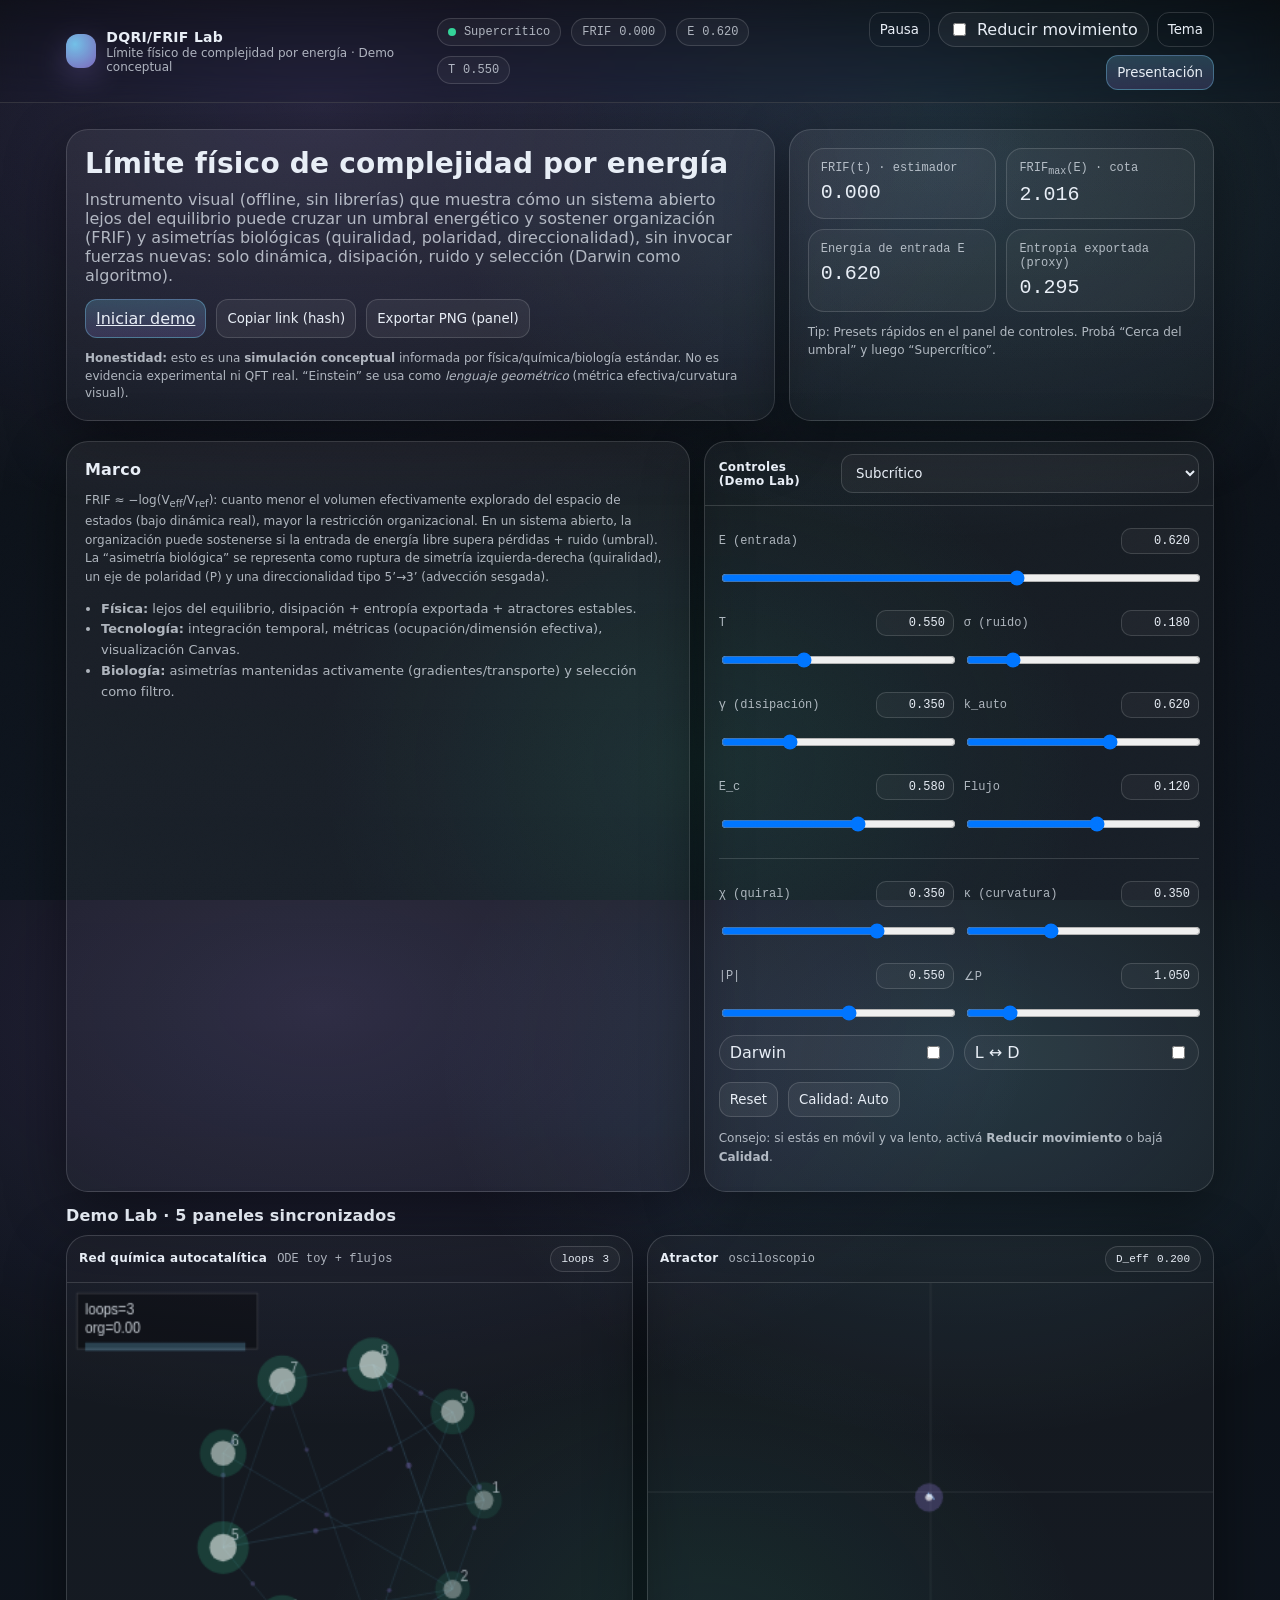
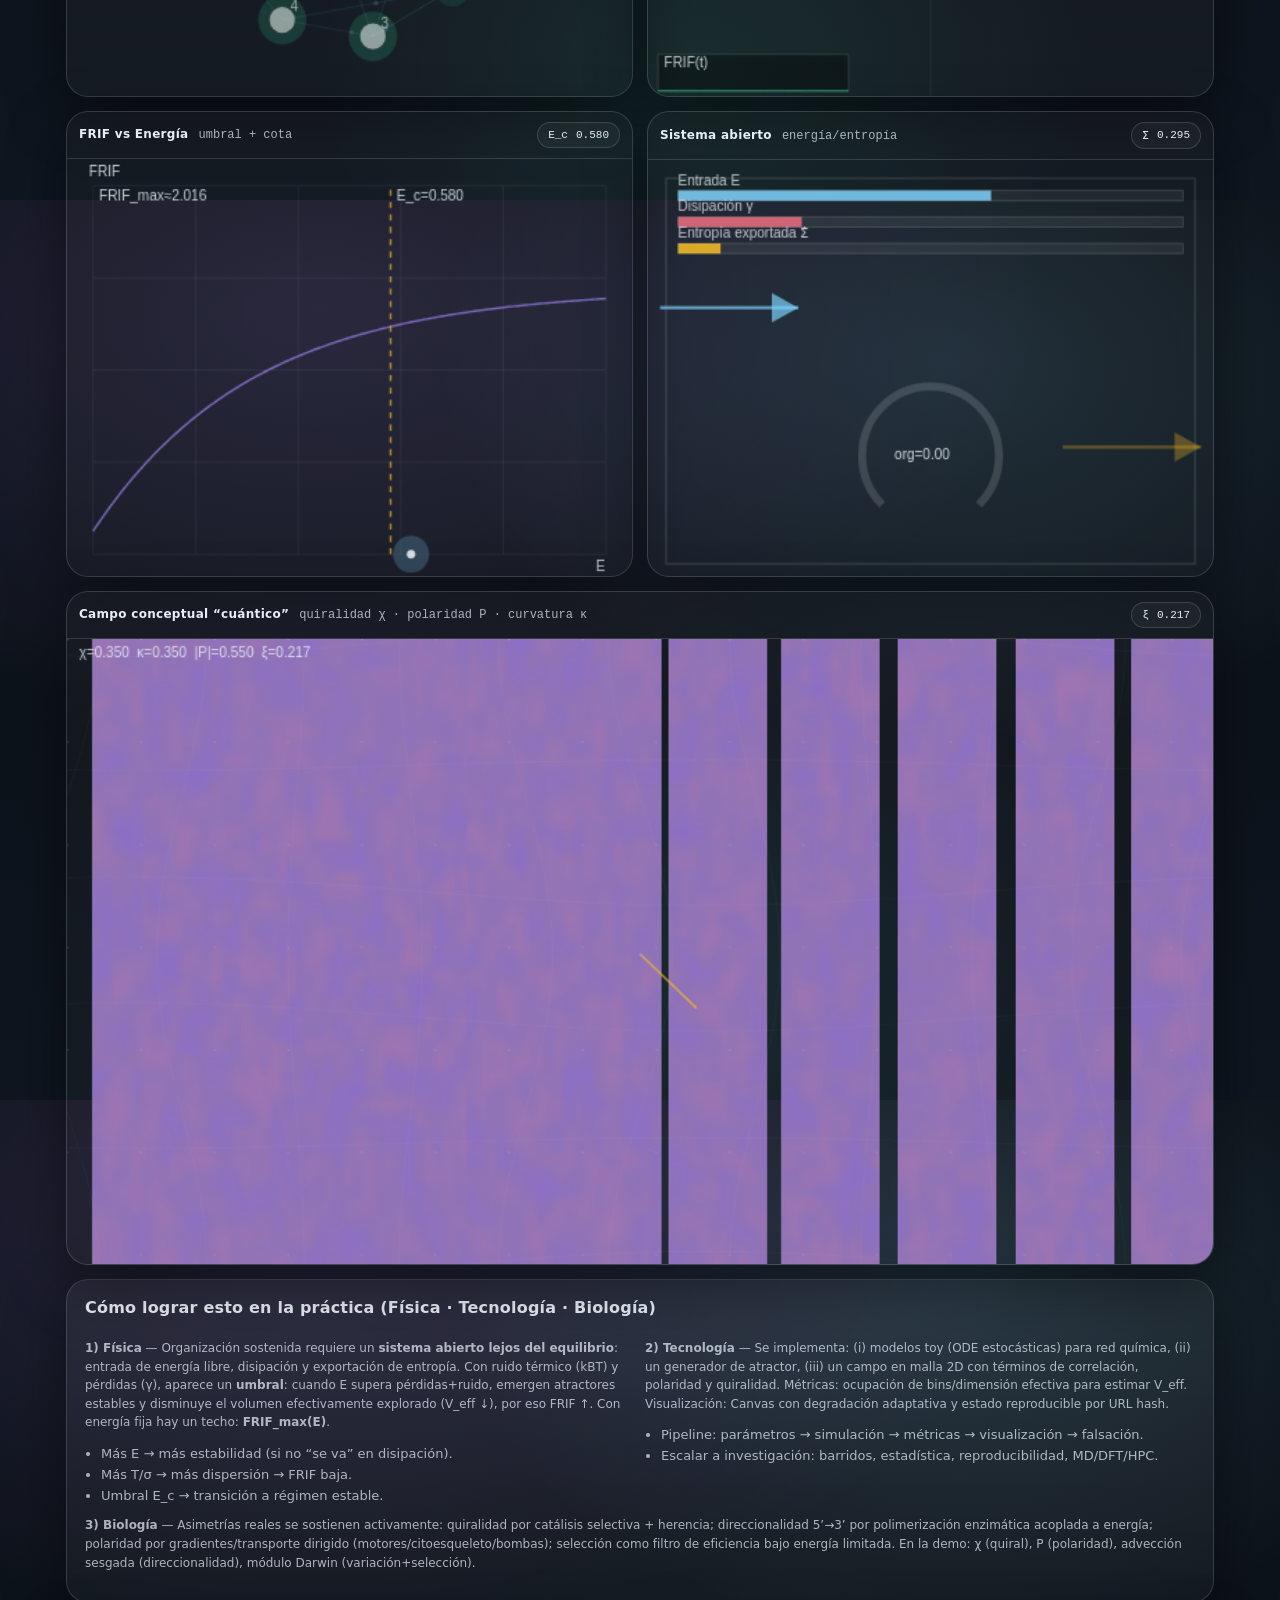
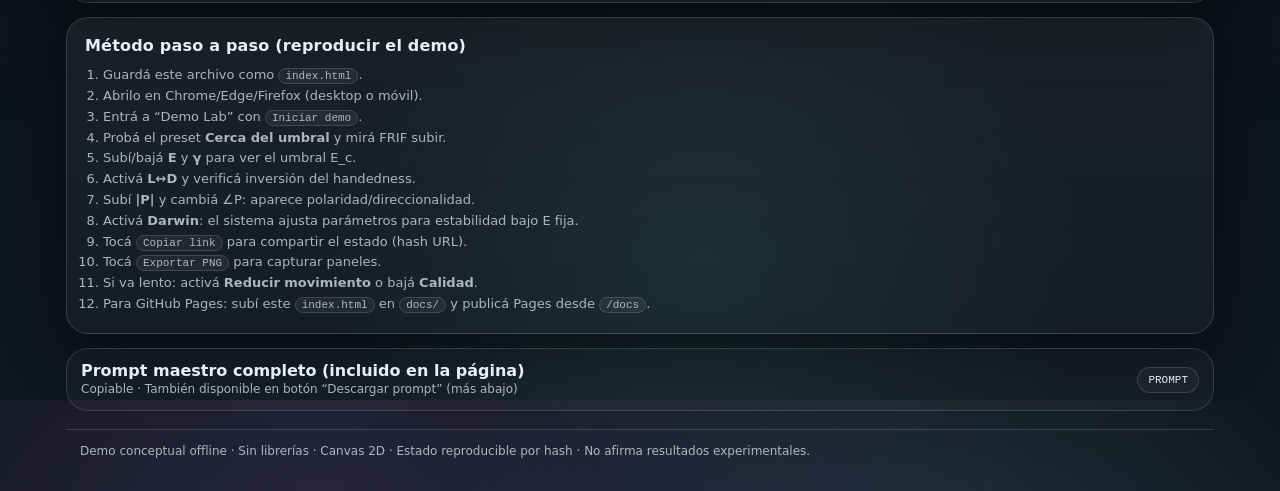
<file: index.html>
<!doctype html>
<html lang="es">
<head>
  <meta charset="utf-8" />
  <meta name="viewport" content="width=device-width,initial-scale=1" />
  <meta name="color-scheme" content="dark light" />
  <title>DQRI/FRIF — Límite físico de complejidad por energía (Demo)</title>
  <style>
    :root{
      --bg:#0b0f14; --bg2:#0f1620; --panel: rgba(255,255,255,.06);
      --panel2: rgba(255,255,255,.09); --stroke: rgba(255,255,255,.14);
      --text:#e8eef6; --muted: rgba(232,238,246,.72);
      --accent:#7dd3fc; --accent2:#a78bfa; --warn:#fbbf24; --bad:#fb7185; --ok:#34d399;
      --r:16px; --r2:22px; --shadow: 0 18px 60px rgba(0,0,0,.45);
      --mono: ui-monospace, SFMono-Regular, Menlo, Monaco, Consolas, "Liberation Mono", "Courier New", monospace;
      --sans: ui-sans-serif, system-ui, -apple-system, Segoe UI, Roboto, Helvetica, Arial, "Apple Color Emoji","Segoe UI Emoji";
      --gap: 14px;
      --grid: 12px;
      --focus: 2px solid rgba(125,211,252,.7);
    }
    [data-theme="light"]{
      --bg:#f6f8fc; --bg2:#eef2f7; --panel: rgba(0,0,0,.04);
      --panel2: rgba(0,0,0,.06); --stroke: rgba(0,0,0,.12);
      --text:#0b1220; --muted: rgba(11,18,32,.7);
      --shadow: 0 14px 50px rgba(0,0,0,.12);
    }

    *{box-sizing:border-box}
    html,body{height:100%}
    body{
      margin:0;
      font-family:var(--sans);
      color:var(--text);
      background:
        radial-gradient(1200px 700px at 25% 12%, rgba(167,139,250,.18), transparent 60%),
        radial-gradient(900px 650px at 75% 18%, rgba(125,211,252,.16), transparent 58%),
        radial-gradient(700px 600px at 55% 85%, rgba(52,211,153,.10), transparent 55%),
        linear-gradient(180deg, var(--bg), var(--bg2));
      overflow-x:hidden;
    }
    /* subtle grain */
    body::before{
      content:"";
      position:fixed; inset:0;
      pointer-events:none;
      opacity:.05;
      background-image:url('data:image/svg+xml;utf8,<svg xmlns="http://www.w3.org/2000/svg" width="160" height="160"><filter id="n"><feTurbulence type="fractalNoise" baseFrequency=".9" numOctaves="2" stitchTiles="stitch"/></filter><rect width="160" height="160" filter="url(%23n)" opacity=".7"/></svg>');
      mix-blend-mode:overlay;
    }

    a{color:var(--accent)}
    .wrap{max-width:1180px; margin:0 auto; padding:0 16px 72px}
    header{
      position:sticky; top:0; z-index:50;
      backdrop-filter:saturate(1.2) blur(14px);
      background:linear-gradient(180deg, rgba(0,0,0,.35), rgba(0,0,0,.08));
      border-bottom:1px solid var(--stroke);
    }
    [data-theme="light"] header{
      background:linear-gradient(180deg, rgba(255,255,255,.65), rgba(255,255,255,.35));
    }
    .bar{
      display:flex; align-items:center; justify-content:space-between;
      gap:12px; padding:12px 16px;
      max-width:1180px; margin:0 auto;
    }
    .brand{
      display:flex; align-items:center; gap:10px; min-width:200px;
    }
    .logo{
      width:34px; height:34px; border-radius:12px;
      background:radial-gradient(circle at 30% 30%, rgba(125,211,252,.9), rgba(167,139,250,.7));
      box-shadow: 0 10px 30px rgba(167,139,250,.25);
    }
    .brand h1{font-size:14px; margin:0; letter-spacing:.3px}
    .brand .sub{font-size:12px; color:var(--muted); margin-top:1px}
    .status{
      display:flex; align-items:center; gap:10px; flex-wrap:wrap;
      font-family:var(--mono); font-size:12px; color:var(--muted);
    }
    .pill{
      padding:6px 10px; border:1px solid var(--stroke); border-radius:999px;
      background:rgba(255,255,255,.04);
      display:inline-flex; gap:8px; align-items:center;
    }
    .dot{width:8px; height:8px; border-radius:50%}
    .dot.ok{background:var(--ok)}
    .dot.warn{background:var(--warn)}
    .dot.bad{background:var(--bad)}
    .controls{
      display:flex; align-items:center; gap:8px; flex-wrap:wrap; justify-content:flex-end;
    }
    button, .btn, select, input[type="range"]{
      font-family:inherit;
    }
    button, .btn{
      border:1px solid var(--stroke);
      background:rgba(255,255,255,.06);
      color:var(--text);
      border-radius:12px;
      padding:9px 10px;
      cursor:pointer;
      transition: transform .08s ease, background .2s ease, border-color .2s ease;
      box-shadow:none;
    }
    button:hover, .btn:hover{background:rgba(255,255,255,.09)}
    button:active, .btn:active{transform:translateY(1px)}
    button:focus-visible, select:focus-visible, a:focus-visible, input:focus-visible{outline:var(--focus); outline-offset:2px}
    .btn.primary{
      background:linear-gradient(180deg, rgba(125,211,252,.22), rgba(167,139,250,.18));
      border-color:rgba(125,211,252,.35);
    }
    .btn.ghost{background:transparent}
    .toggle{
      display:inline-flex; align-items:center; gap:8px;
      padding:7px 10px; border-radius:999px; border:1px solid var(--stroke);
      background:rgba(255,255,255,.04);
      user-select:none;
    }
    .toggle input{accent-color: var(--accent)}
    .hero{
      padding:26px 0 6px;
    }
    .hero-grid{
      display:grid; grid-template-columns: 1.25fr .75fr; gap:var(--gap);
      align-items:stretch;
    }
    @media (max-width:980px){
      .hero-grid{grid-template-columns:1fr}
      .brand{min-width:auto}
    }
    .card{
      border:1px solid var(--stroke);
      background:linear-gradient(180deg, rgba(255,255,255,.06), rgba(255,255,255,.03));
      border-radius:var(--r2);
      box-shadow:var(--shadow);
    }
    .card.pad{padding:18px}
    .hero h2{
      margin:0; font-size:28px; line-height:1.15; letter-spacing:.2px;
    }
    .hero p{margin:10px 0 0; color:var(--muted); max-width:65ch}
    .hero .cta{
      margin-top:14px; display:flex; gap:10px; flex-wrap:wrap;
    }
    .note{
      font-size:12px; color:var(--muted); line-height:1.45;
      margin-top:12px;
    }
    .kpis{
      display:grid; grid-template-columns:1fr 1fr; gap:10px;
    }
    .kpi{
      padding:12px; border-radius:16px;
      border:1px solid var(--stroke);
      background:rgba(255,255,255,.04);
    }
    .kpi .label{font-size:12px; color:var(--muted); font-family:var(--mono)}
    .kpi .val{font-size:20px; margin-top:6px; font-family:var(--mono)}
    .kpi .val small{font-size:12px; color:var(--muted)}
    main{margin-top:14px}
    .section{
      margin-top:var(--gap);
    }
    .section h3{
      margin:0 0 10px;
      font-size:16px;
      letter-spacing:.2px;
    }
    .grid{
      display:grid;
      grid-template-columns: 1.1fr .9fr;
      gap:var(--gap);
    }
    @media (max-width:980px){
      .grid{grid-template-columns:1fr}
    }
    .lab{
      display:grid;
      grid-template-columns: repeat(12, 1fr);
      gap:var(--gap);
    }
    .panel{
      grid-column: span 6;
      border:1px solid var(--stroke);
      background:rgba(255,255,255,.04);
      border-radius:var(--r2);
      overflow:hidden;
      box-shadow:var(--shadow);
      position:relative;
      min-height:240px;
    }
    @media (max-width:980px){
      .panel{grid-column: span 12}
    }
    .panel .head{
      display:flex; align-items:center; justify-content:space-between;
      padding:10px 12px;
      border-bottom:1px solid var(--stroke);
      background:rgba(0,0,0,.10);
    }
    [data-theme="light"] .panel .head{background:rgba(255,255,255,.55)}
    .panel .title{
      display:flex; gap:10px; align-items:baseline;
    }
    .panel .title b{font-size:12px; letter-spacing:.3px}
    .panel .title span{font-size:12px; color:var(--muted); font-family:var(--mono)}
    canvas{
      width:100%;
      height:calc(100% - 42px);
      display:block;
    }
    .aside{
      border:1px solid var(--stroke);
      background:rgba(255,255,255,.04);
      border-radius:var(--r2);
      box-shadow:var(--shadow);
      overflow:hidden;
    }
    .aside .head{
      padding:12px 14px;
      border-bottom:1px solid var(--stroke);
      display:flex; justify-content:space-between; align-items:center; gap:10px;
    }
    .aside .head b{font-size:12px; letter-spacing:.3px}
    .aside .body{padding:12px 14px}
    .row{
      display:grid; grid-template-columns: 1fr auto;
      gap:10px; align-items:center;
      margin:10px 0;
    }
    .row label{
      font-size:12px; color:var(--muted);
      font-family:var(--mono);
      display:flex; gap:8px; align-items:center; flex-wrap:wrap;
    }
    .row output{
      font-family:var(--mono); font-size:12px; color:var(--text);
      padding:5px 8px; border-radius:10px;
      border:1px solid var(--stroke);
      background:rgba(255,255,255,.04);
      min-width:78px; text-align:right;
    }
    input[type="range"]{
      width:100%;
      margin-top:6px;
    }
    .two{
      display:grid; grid-template-columns:1fr 1fr; gap:10px;
    }
    .select, select{
      width:100%;
      border:1px solid var(--stroke);
      background:rgba(255,255,255,.04);
      color:var(--text);
      border-radius:12px;
      padding:10px;
    }
    .mini{
      font-size:12px; color:var(--muted); line-height:1.55
    }
    .bullets{
      margin:8px 0 0; padding-left:16px; color:var(--muted);
      line-height:1.6; font-size:13px;
    }
    details{
      border:1px solid var(--stroke);
      border-radius:var(--r2);
      background:rgba(255,255,255,.03);
      overflow:hidden;
    }
    summary{
      cursor:pointer;
      padding:12px 14px;
      list-style:none;
      display:flex; justify-content:space-between; align-items:center;
      gap:10px;
      user-select:none;
    }
    summary::-webkit-details-marker{display:none}
    details .content{padding:12px 14px; border-top:1px solid var(--stroke)}
    pre{
      margin:0;
      white-space:pre-wrap;
      word-break:break-word;
      font-family:var(--mono);
      font-size:12px;
      color:var(--text);
      line-height:1.45;
    }
    .footer{
      margin-top:18px;
      padding:14px;
      font-size:12px;
      color:var(--muted);
      border-top:1px solid var(--stroke);
    }
    .tooltip{
      position:fixed;
      z-index:9999;
      max-width:360px;
      font-size:12px;
      line-height:1.45;
      color:var(--text);
      background:rgba(0,0,0,.82);
      border:1px solid rgba(255,255,255,.14);
      border-radius:14px;
      padding:10px 12px;
      pointer-events:none;
      transform:translate(-9999px,-9999px);
      box-shadow: 0 18px 70px rgba(0,0,0,.55);
    }
    [data-theme="light"] .tooltip{
      background:rgba(255,255,255,.92);
      border:1px solid rgba(0,0,0,.14);
      box-shadow: 0 18px 60px rgba(0,0,0,.18);
    }
    .kbd{
      font-family:var(--mono);
      border:1px solid var(--stroke);
      background:rgba(255,255,255,.05);
      padding:1px 6px;
      border-radius:8px;
      font-size:11px;
      color:var(--muted);
    }
  </style>
</head>

<body>
<header>
  <div class="bar">
    <div class="brand">
      <div class="logo" aria-hidden="true"></div>
      <div>
        <h1>DQRI/FRIF Lab</h1>
        <div class="sub">Límite físico de complejidad por energía · Demo conceptual</div>
      </div>
    </div>

    <div class="status" aria-live="polite">
      <span class="pill"><span class="dot" id="regDot"></span><span id="regLabel">—</span></span>
      <span class="pill">FRIF <span id="frifTop">—</span></span>
      <span class="pill">E <span id="eTop">—</span></span>
      <span class="pill">T <span id="tTop">—</span></span>
    </div>

    <div class="controls">
      <button class="btn ghost" id="btnPause" aria-label="Pausar o reanudar">Pausa</button>
      <label class="toggle" title="Reduce animación y partículas">
        <input type="checkbox" id="reduceMotion" />
        <span>Reducir movimiento</span>
      </label>
      <button class="btn ghost" id="btnTheme" aria-label="Cambiar tema">Tema</button>
      <button class="btn primary" id="btnPresent" aria-label="Modo presentación">Presentación</button>
    </div>
  </div>
</header>

<div class="wrap">
  <section class="hero">
    <div class="hero-grid">
      <div class="card pad">
        <h2>Límite físico de complejidad por energía</h2>
        <p>
          Instrumento visual (offline, sin librerías) que muestra cómo un sistema abierto lejos del equilibrio
          puede cruzar un umbral energético y sostener organización (FRIF) y asimetrías biológicas (quiralidad, polaridad, direccionalidad),
          sin invocar fuerzas nuevas: solo dinámica, disipación, ruido y selección (Darwin como algoritmo).
        </p>
        <div class="cta">
          <a class="btn primary" href="#lab">Iniciar demo</a>
          <button class="btn" id="btnCopyLink">Copiar link (hash)</button>
          <button class="btn" id="btnExport">Exportar PNG (panel)</button>
        </div>
        <div class="note">
          <b>Honestidad:</b> esto es una <b>simulación conceptual</b> informada por física/química/biología estándar.
          No es evidencia experimental ni QFT real. “Einstein” se usa como <i>lenguaje geométrico</i> (métrica efectiva/curvatura visual).
        </div>
      </div>

      <div class="card pad">
        <div class="kpis" role="group" aria-label="Indicadores principales">
          <div class="kpi">
            <div class="label">FRIF(t) · estimador</div>
            <div class="val"><span id="frifBig">—</span> <small id="frifUnit"></small></div>
          </div>
          <div class="kpi">
            <div class="label">FRIF<sub>max</sub>(E) · cota</div>
            <div class="val"><span id="frifMaxBig">—</span></div>
          </div>
          <div class="kpi">
            <div class="label">Energía de entrada E</div>
            <div class="val"><span id="eBig">—</span></div>
          </div>
          <div class="kpi">
            <div class="label">Entropía exportada (proxy)</div>
            <div class="val"><span id="sxBig">—</span></div>
          </div>
        </div>
        <div class="note">
          Tip: Presets rápidos en el panel de controles. Probá “Cerca del umbral” y luego “Supercrítico”.
        </div>
      </div>
    </div>
  </section>

  <main>
    <section class="section grid">
      <div class="card pad">
        <h3>Marco</h3>
        <p class="mini">
          FRIF ≈ −log(V<sub>eff</sub>/V<sub>ref</sub>): cuanto menor el volumen efectivamente explorado del espacio de estados (bajo dinámica real),
          mayor la restricción organizacional. En un sistema abierto, la organización puede sostenerse si la entrada de energía libre supera pérdidas
          + ruido (umbral). La “asimetría biológica” se representa como ruptura de simetría izquierda-derecha (quiralidad), un eje de polaridad (P)
          y una direccionalidad tipo 5’→3’ (advección sesgada).
        </p>
        <ul class="bullets">
          <li><b>Física:</b> lejos del equilibrio, disipación + entropía exportada + atractores estables.</li>
          <li><b>Tecnología:</b> integración temporal, métricas (ocupación/dimensión efectiva), visualización Canvas.</li>
          <li><b>Biología:</b> asimetrías mantenidas activamente (gradientes/transporte) y selección como filtro.</li>
        </ul>
      </div>

      <div class="aside">
        <div class="head">
          <b>Controles (Demo Lab)</b>
          <select id="preset" aria-label="Presets">
            <option value="sub">Subcrítico</option>
            <option value="near">Cerca del umbral</option>
            <option value="super">Supercrítico</option>
            <option value="hot">Alta T</option>
            <option value="cold">Baja T</option>
            <option value="chirL">Quiralidad L</option>
            <option value="chirD">Quiralidad D</option>
            <option value="pol">Polaridad fuerte</option>
            <option value="darwin">Darwin activo</option>
          </select>
        </div>
        <div class="body">
          <div class="row">
            <label data-tip="Energía de entrada (potencia). Aumenta estabilidad si supera pérdidas+ruido.">E (entrada)</label>
            <output id="oE"></output>
            <div style="grid-column:1 / -1">
              <input id="E" type="range" min="0" max="1" step="0.001" />
            </div>
          </div>

          <div class="two">
            <div class="row">
              <label data-tip="Temperatura (kBT). Aumenta dispersión y exploración configuracional.">T</label>
              <output id="oT"></output>
              <div style="grid-column:1 / -1">
                <input id="T" type="range" min="0.05" max="1.5" step="0.001" />
              </div>
            </div>

            <div class="row">
              <label data-tip="Ruido estocástico adicional (σ).">σ (ruido)</label>
              <output id="oSig"></output>
              <div style="grid-column:1 / -1">
                <input id="sig" type="range" min="0" max="1" step="0.001" />
              </div>
            </div>
          </div>

          <div class="two">
            <div class="row">
              <label data-tip="Disipación (γ). Pérdidas: si es alta, exige más E para sostener organización.">γ (disipación)</label>
              <output id="oGam"></output>
              <div style="grid-column:1 / -1">
                <input id="gam" type="range" min="0.02" max="1.2" step="0.001" />
              </div>
            </div>

            <div class="row">
              <label data-tip="Autocatálisis (k_auto). Refuerza bucles y organización en red química toy.">k_auto</label>
              <output id="oK"></output>
              <div style="grid-column:1 / -1">
                <input id="kauto" type="range" min="0" max="1" step="0.001" />
              </div>
            </div>
          </div>

          <div class="two">
            <div class="row">
              <label data-tip="Umbral crítico E_c. Si E supera E_c, emergen atractores más estables.">E_c</label>
              <output id="oEc"></output>
              <div style="grid-column:1 / -1">
                <input id="Ec" type="range" min="0.05" max="0.95" step="0.001" />
              </div>
            </div>

            <div class="row">
              <label data-tip="Flujo neto (Fin/Fout). Controla apertura del sistema.">Flujo</label>
              <output id="oFlow"></output>
              <div style="grid-column:1 / -1">
                <input id="flow" type="range" min="-1" max="1" step="0.001" />
              </div>
            </div>
          </div>

          <hr style="border:none;border-top:1px solid var(--stroke); margin:12px 0" />

          <div class="two">
            <div class="row">
              <label data-tip="χ: asimetría quiral (L/D). Rompe simetría izquierda-derecha en el campo.">χ (quiral)</label>
              <output id="oChi"></output>
              <div style="grid-column:1 / -1">
                <input id="chi" type="range" min="-1" max="1" step="0.001" />
              </div>
            </div>

            <div class="row">
              <label data-tip="κ: curvatura visual (métrica efectiva). Deforma la malla como lenguaje geométrico.">κ (curvatura)</label>
              <output id="oKap"></output>
              <div style="grid-column:1 / -1">
                <input id="kap" type="range" min="0" max="1" step="0.001" />
              </div>
            </div>
          </div>

          <div class="two">
            <div class="row">
              <label data-tip="|P|: intensidad de polaridad (eje).">|P|</label>
              <output id="oP"></output>
              <div style="grid-column:1 / -1">
                <input id="pMag" type="range" min="0" max="1" step="0.001" />
              </div>
            </div>

            <div class="row">
              <label data-tip="Ángulo de polaridad (dirección del sesgo).">∠P</label>
              <output id="oPa"></output>
              <div style="grid-column:1 / -1">
                <input id="pAng" type="range" min="0" max="6.283" step="0.001" />
              </div>
            </div>
          </div>

          <div class="two">
            <label class="toggle" title="Variación+selección como algoritmo" style="justify-content:space-between">
              <span>Darwin</span>
              <input type="checkbox" id="darwin" />
            </label>
            <label class="toggle" title="Invertir L↔D (handedness)" style="justify-content:space-between">
              <span>L ↔ D</span>
              <input type="checkbox" id="invLD" />
            </label>
          </div>

          <div style="display:flex; gap:10px; flex-wrap:wrap; margin-top:12px">
            <button class="btn" id="btnReset">Reset</button>
            <button class="btn" id="btnQuality">Calidad: Auto</button>
          </div>

          <p class="mini" style="margin-top:12px">
            Consejo: si estás en móvil y va lento, activá <b>Reducir movimiento</b> o bajá <b>Calidad</b>.
          </p>
        </div>
      </div>
    </section>

    <section class="section" id="lab">
      <h3>Demo Lab · 5 paneles sincronizados</h3>

      <div class="lab" role="region" aria-label="Laboratorio interactivo">
        <div class="panel" style="grid-column: span 6" id="panelNet">
          <div class="head">
            <div class="title"><b>Red química autocatalítica</b><span>ODE toy + flujos</span></div>
            <span class="pill" style="font-family:var(--mono); font-size:11px">loops <span id="loops">—</span></span>
          </div>
          <canvas id="cNet"></canvas>
        </div>

        <div class="panel" style="grid-column: span 6" id="panelAtt">
          <div class="head">
            <div class="title"><b>Atractor</b><span>osciloscopio</span></div>
            <span class="pill" style="font-family:var(--mono); font-size:11px">D_eff <span id="deff">—</span></span>
          </div>
          <canvas id="cAtt"></canvas>
        </div>

        <div class="panel" style="grid-column: span 6" id="panelChart">
          <div class="head">
            <div class="title"><b>FRIF vs Energía</b><span>umbral + cota</span></div>
            <span class="pill" style="font-family:var(--mono); font-size:11px">E_c <span id="ecShow">—</span></span>
          </div>
          <canvas id="cChart"></canvas>
        </div>

        <div class="panel" style="grid-column: span 6" id="panelFlow">
          <div class="head">
            <div class="title"><b>Sistema abierto</b><span>energía/entropía</span></div>
            <span class="pill" style="font-family:var(--mono); font-size:11px">Σ̇ <span id="sigmadot">—</span></span>
          </div>
          <canvas id="cFlow"></canvas>
        </div>

        <div class="panel" style="grid-column: span 12" id="panelField">
          <div class="head">
            <div class="title"><b>Campo conceptual “cuántico”</b><span>quiralidad χ · polaridad P · curvatura κ</span></div>
            <span class="pill" style="font-family:var(--mono); font-size:11px">ξ <span id="xiShow">—</span></span>
          </div>
          <canvas id="cField"></canvas>
        </div>
      </div>
    </section>

    <section class="section">
      <div class="card pad">
        <h3>Cómo lograr esto en la práctica (Física · Tecnología · Biología)</h3>

        <div class="two">
          <div>
            <p class="mini"><b>1) Física</b> — Organización sostenida requiere un <b>sistema abierto lejos del equilibrio</b>: entrada de energía libre, disipación y exportación de entropía. Con ruido térmico (kBT) y pérdidas (γ), aparece un <b>umbral</b>: cuando E supera pérdidas+ruido, emergen atractores estables y disminuye el volumen efectivamente explorado (V_eff ↓), por eso FRIF ↑. Con energía fija hay un techo: <b>FRIF_max(E)</b>.</p>
            <ul class="bullets">
              <li>Más E → más estabilidad (si no “se va” en disipación).</li>
              <li>Más T/σ → más dispersión → FRIF baja.</li>
              <li>Umbral E_c → transición a régimen estable.</li>
            </ul>
          </div>
          <div>
            <p class="mini"><b>2) Tecnología</b> — Se implementa: (i) modelos toy (ODE estocásticas) para red química, (ii) un generador de atractor, (iii) un campo en malla 2D con términos de correlación, polaridad y quiralidad. Métricas: ocupación de bins/dimensión efectiva para estimar V_eff. Visualización: Canvas con degradación adaptativa y estado reproducible por URL hash.</p>
            <ul class="bullets">
              <li>Pipeline: parámetros → simulación → métricas → visualización → falsación.</li>
              <li>Escalar a investigación: barridos, estadística, reproducibilidad, MD/DFT/HPC.</li>
            </ul>
          </div>
        </div>

        <p class="mini" style="margin-top:10px"><b>3) Biología</b> — Asimetrías reales se sostienen activamente: quiralidad por catálisis selectiva + herencia; direccionalidad 5’→3’ por polimerización enzimática acoplada a energía; polaridad por gradientes/transporte dirigido (motores/citoesqueleto/bombas); selección como filtro de eficiencia bajo energía limitada. En la demo: χ (quiral), P (polaridad), advección sesgada (direccionalidad), módulo Darwin (variación+selección).</p>
      </div>
    </section>

    <section class="section">
      <div class="card pad">
        <h3>Método paso a paso (reproducir el demo)</h3>
        <ol class="bullets" style="padding-left:18px">
          <li>Guardá este archivo como <span class="kbd">index.html</span>.</li>
          <li>Abrilo en Chrome/Edge/Firefox (desktop o móvil).</li>
          <li>Entrá a “Demo Lab” con <span class="kbd">Iniciar demo</span>.</li>
          <li>Probá el preset <b>Cerca del umbral</b> y mirá FRIF subir.</li>
          <li>Subí/bajá <b>E</b> y <b>γ</b> para ver el umbral E_c.</li>
          <li>Activá <b>L↔D</b> y verificá inversión del handedness.</li>
          <li>Subí <b>|P|</b> y cambiá ∠P: aparece polaridad/direccionalidad.</li>
          <li>Activá <b>Darwin</b>: el sistema ajusta parámetros para estabilidad bajo E fija.</li>
          <li>Tocá <span class="kbd">Copiar link</span> para compartir el estado (hash URL).</li>
          <li>Tocá <span class="kbd">Exportar PNG</span> para capturar paneles.</li>
          <li>Si va lento: activá <b>Reducir movimiento</b> o bajá <b>Calidad</b>.</li>
          <li>Para GitHub Pages: subí este <span class="kbd">index.html</span> en <span class="kbd">docs/</span> y publicá Pages desde <span class="kbd">/docs</span>.</li>
        </ol>
      </div>
    </section>

    <section class="section">
      <details>
        <summary>
          <div>
            <b>Prompt maestro completo (incluido en la página)</b>
            <div class="mini">Copiable · También disponible en botón “Descargar prompt” (más abajo)</div>
          </div>
          <span class="pill" style="font-family:var(--mono); font-size:11px">PROMPT</span>
        </summary>
        <div class="content">
          <pre id="promptText"></pre>
          <div style="display:flex; gap:10px; flex-wrap:wrap; margin-top:12px">
            <button class="btn" id="btnCopyPrompt">Copiar prompt</button>
            <button class="btn" id="btnDownloadPrompt">Descargar prompt .txt</button>
          </div>
        </div>
      </details>
    </section>

    <div class="footer">
      Demo conceptual offline · Sin librerías · Canvas 2D · Estado reproducible por hash · No afirma resultados experimentales.
    </div>
  </main>
</div>

<div class="tooltip" id="tooltip" role="tooltip" aria-hidden="true"></div>

<script>
/**
 * GUÍA DE AJUSTE (rápida)
 * - Subcrítico: E bajo (< E_c), T alto o σ alto, γ medio/alto -> FRIF baja, atractor disperso.
 * - Cerca umbral: E ≈ E_c, γ medio, σ medio -> transición, FRIF sube.
 * - Supercrítico: E > E_c, γ bajo/medio, σ bajo -> atractor estable, loops dominan, FRIF alta.
 * - Quiralidad fuerte: |χ| alto -> remolinos con handedness claro. Activar L↔D invierte.
 * - Polaridad fuerte: |P| alto -> advección direccional (conceptual 5'→3').
 * - Darwin: activa variación+selección (no crea energía; optimiza uso bajo E fija).
 */

/* -------------------------
   PROMPT MAESTRO (incluido)
-------------------------- */
const MASTER_PROMPT = `PROMPT MAESTRO ULTRA SUPREMO + “CÓMO LOGRARLO” + “GUÍA DE IMPLEMENTACIÓN REAL” + “MÉTODO PASO A PASO”
NIVEL ABSOLUTO, REAL, IMPLEMENTABLE, REPRODUCIBLE Y “PUBLICABLE”
PÁGINA WEB CIENTÍFICA DINÁMICA (HTML + CSS + JavaScript + Canvas 2D)
DQRI / FRIF + LÍMITE DE COMPLEJIDAD POR ENERGÍA
CON PANEL “CAMPO CUÁNTICO” ANIMADO + ASIMETRÍAS BIOLÓGICAS (QUIRALIDAD, DIRECCIONALIDAD, POLARIDAD, RUPTURA DE SIMETRÍA)
ESTÉTICA LABORATORIO / INSTRUMENTAL, REALISMO PROFESIONAL, MOVIMIENTO FÍSICAMENTE COHERENTE, SIN HUMO
INCLUYE EXPLICACIÓN OPERATIVA DE “CÓMO LOGRAR ESO” EN: FÍSICA, TECNOLOGÍA Y BIOLOGÍA
INCLUYE “PLAN DE EJECUCIÓN”, “CHECKLIST DE REPRODUCIBILIDAD” Y “GUÍA PASO A PASO” (DEMO → INVESTIGACIÓN → EXPERIMENTO)

Actuá como una arquitectura interdisciplinaria total integrada por: arquitecto web senior (HTML/CSS/JS puro, sin dependencias, performance y accesibilidad), ingeniero de visualización científica (Canvas 2D, rendering eficiente, animación física, trazas persistentes tipo osciloscopio), físico teórico (termodinámica fuera del equilibrio, dinámica estocástica, atractores, estabilidad), químico cuántico (superficies de energía potencial, densidad electrónica, quiralidad como información geométrica material), biólogo molecular y de sistemas (asimetrías biológicas reales: quiralidad, polaridad celular, direccionalidad 5’→3’, gradientes, autoorganización, autocatálisis), biólogo evolutivo (variación + selección como filtro dinámico bajo restricción energética), diseñador UI/UX científico (HUD sobrio, jerarquía, legibilidad) y QA (robustez, compatibilidad, validación).

Tu misión es entregar una página web pública de nivel laboratorio real: sobria, rigurosa, visualmente potente, interactiva y coherente con ciencia estándar, que explique y demuestre con animaciones en movimiento el “límite físico de complejidad por energía” en el marco DQRI/FRIF, incorporando un panel clave: un “campo cuántico” visual (simulación conceptual) que muestre ASIMETRÍA BIOLÓGICA de manera científicamente fiel, basada en fenómenos reales de ruptura de simetría en biología y su base fisicoquímica. Prohibido misticismo. Prohibidas fuerzas nuevas. Prohibido afirmar resultados experimentales reales.

Requisitos clave: single page, 5 paneles Canvas sincronizados, controles en tiempo real, presets, FRIF estimado (ocupación/dimensión efectiva), cota FRIF_max(E), umbral E_c, módulo Darwin (variación + selección), estado reproducible por hash URL, export PNG, accesibilidad, degradación de performance, explicación “Cómo lograrlo” (Física/Tecnología/Biología), guía de implementación real (demo→investigación→experimento) y método paso a paso.

Entregables: index.html, styles.css, app.js (o todo unido). Sin librerías. Offline. Sin imágenes externas. Canvas/SVG generativo.`;

document.getElementById("promptText").textContent = MASTER_PROMPT;

/* -------------------------
   Utilidades
-------------------------- */
const clamp = (x,a,b)=>Math.max(a,Math.min(b,x));
const lerp = (a,b,t)=>a+(b-a)*t;
const rand = (a=0,b=1)=>a+(b-a)*Math.random();
const sign = (x)=> x<0?-1:1;

function fmt(x, d=3){
  if (!isFinite(x)) return "—";
  const ax = Math.abs(x);
  if (ax>=1000) return x.toFixed(0);
  if (ax>=100) return x.toFixed(1);
  if (ax>=10) return x.toFixed(2);
  return x.toFixed(d);
}

function hashEncode(obj){
  const parts=[];
  for (const [k,v] of Object.entries(obj)){
    parts.push(`${encodeURIComponent(k)}=${encodeURIComponent(String(v))}`);
  }
  return "#"+parts.join("&");
}
function hashDecode(){
  const h=location.hash.replace(/^#/,"");
  if(!h) return {};
  const out={};
  for(const p of h.split("&")){
    const [k,v]=p.split("=");
    if(!k) continue;
    out[decodeURIComponent(k)] = decodeURIComponent(v||"");
  }
  return out;
}

/* -------------------------
   Tooltip system
-------------------------- */
const tooltip = document.getElementById("tooltip");
let tipActive=false;
document.addEventListener("mousemove",(e)=>{
  if(!tipActive) return;
  const pad=14;
  const maxX=window.innerWidth-360-pad;
  const x=clamp(e.clientX+14, pad, maxX);
  const y=clamp(e.clientY+14, pad, window.innerHeight-120);
  tooltip.style.transform=`translate(${x}px,${y}px)`;
});
document.addEventListener("mouseover",(e)=>{
  const t=e.target.closest("[data-tip]");
  if(!t) return;
  tipActive=true;
  tooltip.textContent = t.getAttribute("data-tip");
  tooltip.setAttribute("aria-hidden","false");
});
document.addEventListener("mouseout",(e)=>{
  const t=e.target.closest("[data-tip]");
  if(!t) return;
  tipActive=false;
  tooltip.setAttribute("aria-hidden","true");
  tooltip.style.transform="translate(-9999px,-9999px)";
});

/* -------------------------
   Performance scaler
-------------------------- */
class PerformanceScaler{
  constructor(){
    this.mode="auto"; // auto|high|med|low
    this.dpr=window.devicePixelRatio||1;
    this.scale=1;
    this.frameMs=16;
    this.target="auto";
  }
  setMode(m){this.mode=m;}
  update(frameMs, reduceMotion){
    this.frameMs = frameMs;
    let q="auto";
    if(this.mode!=="auto") q=this.mode;
    else{
      if(reduceMotion) q="low";
      else if(frameMs<18) q="high";
      else if(frameMs<28) q="med";
      else q="low";
    }
    this.target=q;
    if(q==="high") this.scale=1.0;
    if(q==="med") this.scale=0.85;
    if(q==="low") this.scale=0.72;
  }
  pixelRatio(){
    const base = Math.min(2, this.dpr);
    return base*this.scale;
  }
}

/* -------------------------
   Simulation state
-------------------------- */
class SimulationState{
  constructor(){
    // globals
    this.E=0.62;
    this.T=0.55;
    this.sig=0.18;
    this.gam=0.35;
    this.kauto=0.62;
    this.Ec=0.58;
    this.flow=0.12;

    // field (conceptual)
    this.chi=0.35;   // chirality
    this.kap=0.35;   // curvature visual
    this.pMag=0.55;  // polarity magnitude
    this.pAng=1.05;  // polarity angle
    this.invLD=false;

    // darwin
    this.darwin=false;
    this.mut=0.08;
    this.sel=0.55;
    this.window=240; // frames evaluation window

    // derived outputs
    this.frif=0;
    this.frifMax=0;
    this.sigmaDot=0; // entropy production proxy
    this.regime="—";
  }
  exportParams(){
    return {
      E: this.E.toFixed(3),
      T: this.T.toFixed(3),
      sig: this.sig.toFixed(3),
      gam: this.gam.toFixed(3),
      kauto: this.kauto.toFixed(3),
      Ec: this.Ec.toFixed(3),
      flow: this.flow.toFixed(3),
      chi: this.chi.toFixed(3),
      kap: this.kap.toFixed(3),
      pMag: this.pMag.toFixed(3),
      pAng: this.pAng.toFixed(3),
      invLD: this.invLD?1:0,
      darwin: this.darwin?1:0,
    };
  }
  importParams(obj){
    const f=(k,def)=> (k in obj)? parseFloat(obj[k]) : def;
    const b=(k,def)=> (k in obj)? (String(obj[k])==="1"||String(obj[k])==="true") : def;
    this.E=clamp(f("E",this.E),0,1);
    this.T=clamp(f("T",this.T),0.05,1.5);
    this.sig=clamp(f("sig",this.sig),0,1);
    this.gam=clamp(f("gam",this.gam),0.02,1.2);
    this.kauto=clamp(f("kauto",this.kauto),0,1);
    this.Ec=clamp(f("Ec",this.Ec),0.05,0.95);
    this.flow=clamp(f("flow",this.flow),-1,1);
    this.chi=clamp(f("chi",this.chi),-1,1);
    this.kap=clamp(f("kap",this.kap),0,1);
    this.pMag=clamp(f("pMag",this.pMag),0,1);
    this.pAng=clamp(f("pAng",this.pAng),0,Math.PI*2);
    this.invLD=b("invLD",this.invLD);
    this.darwin=b("darwin",this.darwin);
  }
}

/* -------------------------
   Models
-------------------------- */
class NetworkModel{
  constructor(n=9){
    this.n=n;
    this.nodes=[];
    for(let i=0;i<n;i++){
      this.nodes.push({
        x: Math.cos(i/n*Math.PI*2),
        y: Math.sin(i/n*Math.PI*2),
        c: rand(0.2,0.8),
        dc: 0
      });
    }
    this.edges=[];
    for(let i=0;i<n;i++){
      // ring
      this.edges.push([i,(i+1)%n, rand(0.2,0.9)]);
      // random chord
      const j=(i+Math.floor(rand(2,n-1)))%n;
      this.edges.push([i,j, rand(0.1,0.6)]);
    }
    this.loopScore=0;
  }
  step(s, dt){
    // toy kinetics: dC = inflow - outflow + autocatalysis - dissipation + noise
    const n=this.n;
    const C=this.nodes.map(o=>o.c);
    const inflow = 0.10 + 0.20*clamp(s.flow,0,1);
    const outflow= 0.12 - 0.18*clamp(s.flow,-1,0); // if negative flow => stronger out
    const k = 0.20 + 1.20*s.kauto;
    const gamma = 0.10 + 0.80*s.gam;
    const noise = (0.02 + 0.18*s.sig) * (0.35 + s.T);

    // adjacency influence
    const inSum=new Array(n).fill(0);
    const outSum=new Array(n).fill(0);
    let loops=0;

    for(const [a,b,w] of this.edges){
      const flux = w * C[a] * (0.2 + 0.8*C[b]); // simple coupling
      outSum[a]+=flux;
      inSum[b]+=flux;
      // loop proxy: strong mutual support
      if (w>0.55 && C[a]>0.55 && C[b]>0.55) loops++;
    }
    this.loopScore = loops;

    for(let i=0;i<n;i++){
      const ci=C[i];
      const auto = k * ci*ci*(1-ci); // autocatalysis saturating
      const d = inflow*(1-ci) - outflow*ci + 0.12*(inSum[i]-outSum[i]) + auto - gamma*ci;
      const stoch = noise*(rand(-1,1));
      this.nodes[i].dc = d + stoch;
    }

    // integrate and clamp
    for(let i=0;i<n;i++){
      this.nodes[i].c = clamp(this.nodes[i].c + this.nodes[i].dc*dt, 0, 1);
    }
  }
}

class AttractorModel{
  constructor(){
    this.x=0.1; this.y=0.2;
    this.hist=[]; // [{x,y}]
    this.maxHist=1600;
    this.deff=0; // effective dimension proxy
  }
  step(s, dt){
    // forced nonlinear oscillator (toy): depends on E, noise, gamma
    // stable when E > Ec and noise low
    const E=s.E, Ec=s.Ec;
    const stab = clamp((E-Ec)*2.0, -1, 1);
    const a = 1.2 + 0.9*stab;     // nonlinearity
    const b = 0.6 + 0.9*(1-stab); // damping-ish
    const g = 0.4 + 1.2*s.gam;
    const n = (0.02 + 0.20*s.sig)*(0.35+s.T);

    // dynamics
    const dx = (a*(this.y - this.x*this.x*this.x) - b*this.x - g*this.x) * dt;
    const dy = (-this.x - 0.8*this.y + 0.5*stab) * dt;

    this.x += dx + n*rand(-1,1)*dt*22;
    this.y += dy + n*rand(-1,1)*dt*22;

    // keep bounded
    this.x = clamp(this.x, -2.2, 2.2);
    this.y = clamp(this.y, -2.2, 2.2);

    this.hist.push({x:this.x, y:this.y});
    if(this.hist.length>this.maxHist) this.hist.shift();

    // dimension proxy via occupancy entropy in bins
    const bins=18;
    let occ=0;
    const seen=new Set();
    const take = Math.min(900, this.hist.length);
    for(let i=this.hist.length-take;i<this.hist.length;i++){
      const p=this.hist[i];
      const ix=clamp(Math.floor((p.x+2.2)/4.4*bins),0,bins-1);
      const iy=clamp(Math.floor((p.y+2.2)/4.4*bins),0,bins-1);
      const key=ix+","+iy;
      if(!seen.has(key)){seen.add(key); occ++;}
    }
    // normalized "effective dimension-ish"
    const frac = occ/(bins*bins);
    this.deff = clamp(2.0*(1 - Math.exp(-4*frac)), 0.2, 2.0);
  }
}

class FRIFEstimator{
  constructor(){
    this.Vref=null;
    this.frif=0;
    this.spark=[];
    this.maxSpark=220;
  }
  step(s, attractor){
    // Veff from occupancy in coarser bins + deff
    const bins=16;
    const seen=new Set();
    const take=Math.min(600, attractor.hist.length);
    for(let i=attractor.hist.length-take;i<attractor.hist.length;i++){
      const p=attractor.hist[i];
      const ix=clamp(Math.floor((p.x+2.2)/4.4*bins),0,bins-1);
      const iy=clamp(Math.floor((p.y+2.2)/4.4*bins),0,bins-1);
      seen.add(ix+","+iy);
    }
    const occ=seen.size;
    const Veff = clamp(occ/(bins*bins), 1e-6, 1);
    // Vref baseline: update slowly when in "desorganized" conditions
    const des = (s.E < s.Ec*0.85) && (s.sig>0.25 || s.T>0.75);
    if(this.Vref===null) this.Vref = Veff;
    const alpha = des ? 0.015 : 0.002;
    this.Vref = clamp(lerp(this.Vref, Math.max(this.Vref, Veff), alpha), 1e-6, 1);

    // FRIF = -log(Veff/Vref), scaled by (2 - deff) to reflect dimensional reduction
    const base = -Math.log(clamp(Veff/this.Vref, 1e-6, 1));
    const dimFactor = clamp(0.65 + 0.55*(2.0 - attractor.deff), 0.45, 1.45);
    this.frif = base*dimFactor;

    this.spark.push(this.frif);
    if(this.spark.length>this.maxSpark) this.spark.shift();

    // Cota FRIF_max(E): simple saturating bound (conceptual)
    s.frifMax = 0.2 + 2.4*(1 - Math.exp(-3.2*s.E)) * (1 - 0.35*s.gam);
    s.frif = this.frif;

    // entropy export proxy: increases with dissipation + flow + activity
    s.sigmaDot = clamp(0.4*s.gam*(0.5+s.E) + 0.2*Math.abs(s.flow) + 0.25*(s.sig+s.T*0.5), 0, 3.5);
  }
}

class QuantumFieldModel{
  constructor(){
    this.nx=140; this.ny=56;
    this.phi = new Float32Array(this.nx*this.ny);
    this.vx  = new Float32Array(this.nx*this.ny);
    this.vy  = new Float32Array(this.nx*this.ny);
    // init
    for(let i=0;i<this.phi.length;i++){
      this.phi[i] = rand(-0.2,0.2);
    }
    this.xi=0.55; // correlation length proxy for display
  }
  resize(nx, ny){
    if(nx===this.nx && ny===this.ny) return;
    this.nx=nx; this.ny=ny;
    this.phi = new Float32Array(nx*ny);
    this.vx  = new Float32Array(nx*ny);
    this.vy  = new Float32Array(nx*ny);
    for(let i=0;i<this.phi.length;i++){
      this.phi[i] = rand(-0.2,0.2);
    }
  }
  idx(x,y){ return x + y*this.nx; }
  step(s, dt){
    const nx=this.nx, ny=this.ny;
    const chi = s.invLD ? -s.chi : s.chi;
    const kap = s.kap;
    // polarity vector
    const px = s.pMag*Math.cos(s.pAng);
    const py = s.pMag*Math.sin(s.pAng);

    // noise intensity depends on T and sigma
    const noise = (0.03 + 0.25*s.sig)*(0.25 + 0.75*s.T);

    // stability depends on energy surplus
    const surplus = clamp((s.E - s.Ec)*2.0, -1, 1);
    const damp = 0.18 + 0.6*s.gam - 0.10*surplus;
    const drive = 0.12 + 0.35*surplus + 0.12*s.kauto;

    // correlation proxy (for UI): grows with stability, shrinks with noise
    this.xi = clamp(0.25 + 0.55*clamp(surplus,0,1) - 0.25*(s.sig*0.8 + s.T*0.3), 0.05, 0.95);

    // update: reaction-diffusion-ish + chiral advection + polarity advection + damping
    // φ_t = D∇²φ + drive*tanh(φ) - damp*φ + chiralTerm + advection + noise
    const D = 0.35 + 0.6*this.xi;
    const adv = 0.25 + 0.9*s.pMag; // directed transport
    const chiral = 0.9*chi;

    // temporary buffers
    const newPhi = new Float32Array(nx*ny);

    // laplacian helper
    for(let y=0;y<ny;y++){
      const y0 = (y-1+ny)%ny, y1 = (y+1)%ny;
      for(let x=0;x<nx;x++){
        const x0 = (x-1+nx)%nx, x1 = (x+1)%nx;
        const i=this.idx(x,y);
        const c=this.phi[i];
        const lap = this.phi[this.idx(x0,y)] + this.phi[this.idx(x1,y)] + this.phi[this.idx(x,y0)] + this.phi[this.idx(x,y1)] - 4*c;

        // chiral term: use perpendicular gradient dot (conceptual handedness)
        const gx = (this.phi[this.idx(x1,y)] - this.phi[this.idx(x0,y)])*0.5;
        const gy = (this.phi[this.idx(x,y1)] - this.phi[this.idx(x,y0)])*0.5;
        const curlLike = ( -gy*px + gx*py ); // couples to polarity; handedness flips with chi

        // directed advection (5'->3' conceptual): along P
        const advTerm = -(px*gx + py*gy) * adv;

        // curvature visual doesn't change physics; it's used in renderer. Here we slightly modulate diffusion as “métrica efectiva”
        const metric = 1 + 0.65*kap*Math.sin((x/nx)*Math.PI*2)*Math.cos((y/ny)*Math.PI*2);

        let dphi = (D*metric)*lap + drive*Math.tanh(1.6*c) - damp*c + chiral*curlLike + advTerm;
        dphi += noise*rand(-1,1);

        newPhi[i] = c + dphi*dt;
      }
    }
    this.phi = newPhi;

    // build a vector field for arrows (for renderer): v = grad φ rotated by chirality + polarity
    for(let y=0;y<ny;y++){
      const y0=(y-1+ny)%ny, y1=(y+1)%ny;
      for(let x=0;x<nx;x++){
        const x0=(x-1+nx)%nx, x1=(x+1)%nx;
        const i=this.idx(x,y);
        const gx = (this.phi[this.idx(x1,y)] - this.phi[this.idx(x0,y)])*0.5;
        const gy = (this.phi[this.idx(x,y1)] - this.phi[this.idx(x,y0)])*0.5;
        // rotate gradient by +/-90° to show handedness
        const rx = -gy;
        const ry = gx;
        this.vx[i] = 0.55*rx*(chi) + 0.45*px;
        this.vy[i] = 0.55*ry*(chi) + 0.45*py;
      }
    }
  }
}

/* -------------------------
   Darwin module (algorithm)
-------------------------- */
class DarwinModule{
  constructor(){
    this.timer=0;
    this.best=null;
    this.history=[];
    this.maxHist=220;
  }
  step(s, score){
    if(!s.darwin) return;

    // score: want high FRIF stability and low sigmaDot (efficiency)
    const fitness = score;

    if(this.best===null){
      this.best = { params: {...s.exportParams()}, fit: fitness };
      return;
    }

    this.timer++;
    if(this.timer % s.window !== 0) return;

    // mutate candidate
    const cand = {...s.exportParams()};
    const mu = 0.12*s.mut + 0.02;
    // mutate: kauto, gam, Ec slightly, also chi, pMag (within bounds)
    cand.kauto = clamp(parseFloat(cand.kauto) + rand(-mu,mu), 0, 1).toFixed(3);
    cand.gam   = clamp(parseFloat(cand.gam)   + rand(-mu,mu), 0.02, 1.2).toFixed(3);
    cand.Ec    = clamp(parseFloat(cand.Ec)    + rand(-mu,mu), 0.05, 0.95).toFixed(3);
    cand.chi   = clamp(parseFloat(cand.chi)   + rand(-mu,mu), -1, 1).toFixed(3);
    cand.pMag  = clamp(parseFloat(cand.pMag)  + rand(-mu,mu), 0, 1).toFixed(3);

    // evaluate quick proxy: higher FRIF + lower sigmaDot
    // Use current as baseline; selection pressure decides acceptance
    const accept = (fitness >= this.best.fit) || (Math.random() < clamp(s.sel*0.25,0,0.25));
    if(accept){
      this.best = { params: cand, fit: fitness };
      // apply best
      s.importParams(this.best.params);
      syncUIFromState();
    }

    this.history.push({fit:this.best.fit});
    if(this.history.length>this.maxHist) this.history.shift();
  }
}

/* -------------------------
   Renderers
-------------------------- */
class BaseRenderer{
  constructor(canvas, scaler){
    this.c=canvas;
    this.ctx=canvas.getContext("2d", {alpha:true});
    this.scaler=scaler;
    this.w=1; this.h=1; this.pr=1;
    this.resize();
    window.addEventListener("resize", ()=>this.resize());
  }
  resize(){
    const rect=this.c.getBoundingClientRect();
    this.pr=this.scaler.pixelRatio();
    this.w=Math.max(240, Math.floor(rect.width*this.pr));
    this.h=Math.max(160, Math.floor(rect.height*this.pr));
    this.c.width=this.w;
    this.c.height=this.h;
  }
  clear(){
    const g=this.ctx;
    g.clearRect(0,0,this.w,this.h);
  }
  hudText(txt,x,y,alpha=0.9){
    const g=this.ctx;
    g.save();
    g.globalAlpha=alpha;
    g.font=`${Math.floor(12*this.pr)}px ${getComputedStyle(document.documentElement).getPropertyValue('--mono')||'monospace'}`;
    g.fillStyle=getComputedStyle(document.body).color;
    g.fillText(txt,x,y);
    g.restore();
  }
}

class NetworkRenderer extends BaseRenderer{
  draw(s, model){
    const g=this.ctx;
    const W=this.w, H=this.h;
    // background
    g.fillStyle="rgba(0,0,0,0.08)";
    g.fillRect(0,0,W,H);

    const cx=W*0.5, cy=H*0.52;
    const R=Math.min(W,H)*0.33;

    // edges
    g.lineWidth=1.2*this.pr;
    for(const [a,b,w] of model.edges){
      const na=model.nodes[a], nb=model.nodes[b];
      const x1=cx+na.x*R, y1=cy+na.y*R;
      const x2=cx+nb.x*R, y2=cy+nb.y*R;
      const flux = w*(na.c - nb.c);
      const alpha = 0.10 + 0.35*Math.abs(flux);
      g.strokeStyle=`rgba(125,211,252,${alpha})`;
      g.beginPath(); g.moveTo(x1,y1); g.lineTo(x2,y2); g.stroke();

      // flow marker
      const t=0.5 + 0.35*Math.sin(perf.t*0.001 + (a*3+b));
      const mx=lerp(x1,x2,t), my=lerp(y1,y2,t);
      g.fillStyle=`rgba(167,139,250,${0.20+0.35*Math.abs(flux)})`;
      g.beginPath(); g.arc(mx,my, (2.2+3.2*Math.abs(flux))*this.pr, 0, Math.PI*2); g.fill();
    }

    // nodes
    for(let i=0;i<model.n;i++){
      const n=model.nodes[i];
      const x=cx+n.x*R, y=cy+n.y*R;
      const r=(7+10*n.c)*this.pr;
      // glow
      g.fillStyle=`rgba(52,211,153,${0.06+0.20*n.c})`;
      g.beginPath(); g.arc(x,y,r*1.9,0,Math.PI*2); g.fill();
      // core
      g.fillStyle=`rgba(255,255,255,${0.22+0.52*n.c})`;
      g.beginPath(); g.arc(x,y,r,0,Math.PI*2); g.fill();
      // label
      g.fillStyle="rgba(232,238,246,.65)";
      g.font=`${Math.floor(10*this.pr)}px var(--mono)`;
      g.fillText(String(i+1), x+8*this.pr, y-8*this.pr);
    }

    // overlay
    const org = clamp((s.frif/s.frifMax),0,1);
    g.fillStyle="rgba(0,0,0,0.35)";
    g.fillRect(10*this.pr, 10*this.pr, 180*this.pr, 54*this.pr);
    g.strokeStyle="rgba(255,255,255,0.14)";
    g.strokeRect(10*this.pr, 10*this.pr, 180*this.pr, 54*this.pr);

    g.fillStyle="rgba(232,238,246,.85)";
    g.font=`${Math.floor(12*this.pr)}px var(--mono)`;
    g.fillText(`loops=${model.loopScore}`, 18*this.pr, 30*this.pr);
    g.fillText(`org=${fmt(org,2)}`, 18*this.pr, 48*this.pr);

    // bar
    g.fillStyle="rgba(125,211,252,.25)";
    g.fillRect(18*this.pr, 58*this.pr, 160*this.pr, 8*this.pr);
    g.fillStyle="rgba(125,211,252,.8)";
    g.fillRect(18*this.pr, 58*this.pr, 160*this.pr*org, 8*this.pr);
  }
}

class AttractorRenderer extends BaseRenderer{
  constructor(canvas, scaler){
    super(canvas, scaler);
    this.fade=0.08;
  }
  draw(s, model, reduceMotion){
    const g=this.ctx, W=this.w, H=this.h;
    // oscilloscope fade
    g.fillStyle = reduceMotion ? "rgba(0,0,0,0.22)" : `rgba(0,0,0,${this.fade})`;
    g.fillRect(0,0,W,H);

    // axes
    g.strokeStyle="rgba(255,255,255,0.10)";
    g.lineWidth=1*this.pr;
    g.beginPath();
    g.moveTo(W*0.5, 0); g.lineTo(W*0.5, H);
    g.moveTo(0, H*0.5); g.lineTo(W, H*0.5);
    g.stroke();

    // trace
    const scale = Math.min(W,H)*0.20;
    g.lineWidth=1.4*this.pr;
    g.strokeStyle="rgba(125,211,252,0.75)";
    g.beginPath();
    const hist=model.hist;
    for(let i=0;i<hist.length;i++){
      const p=hist[i];
      const x=W*0.5 + (p.x/2.2)*scale;
      const y=H*0.5 + (p.y/2.2)*scale;
      if(i===0) g.moveTo(x,y); else g.lineTo(x,y);
    }
    g.stroke();

    // current point glow
    const x=W*0.5 + (model.x/2.2)*scale;
    const y=H*0.5 + (model.y/2.2)*scale;
    g.fillStyle="rgba(167,139,250,0.25)";
    g.beginPath(); g.arc(x,y, 14*this.pr, 0, Math.PI*2); g.fill();
    g.fillStyle="rgba(255,255,255,0.70)";
    g.beginPath(); g.arc(x,y, 3.5*this.pr, 0, Math.PI*2); g.fill();

    // sparkline FRIF
    g.save();
    g.translate(10*this.pr, H-46*this.pr);
    g.fillStyle="rgba(0,0,0,0.35)";
    g.fillRect(0,0, 190*this.pr, 36*this.pr);
    g.strokeStyle="rgba(255,255,255,0.12)";
    g.strokeRect(0,0, 190*this.pr, 36*this.pr);

    const sp=frifEst.spark;
    const n=sp.length;
    if(n>2){
      const maxV=Math.max(...sp, 1e-6);
      g.strokeStyle="rgba(52,211,153,0.75)";
      g.lineWidth=1.2*this.pr;
      g.beginPath();
      for(let i=0;i<n;i++){
        const t=i/(n-1);
        const v=sp[i]/maxV;
        const px=t*190*this.pr;
        const py=(1-v)*36*this.pr;
        if(i===0) g.moveTo(px,py); else g.lineTo(px,py);
      }
      g.stroke();
    }
    g.fillStyle="rgba(232,238,246,.85)";
    g.font=`${Math.floor(11*this.pr)}px var(--mono)`;
    g.fillText(`FRIF(t)`, 6*this.pr, 12*this.pr);
    g.restore();
  }
}

class ChartRenderer extends BaseRenderer{
  draw(s){
    const g=this.ctx, W=this.w, H=this.h;
    g.fillStyle="rgba(0,0,0,0.10)";
    g.fillRect(0,0,W,H);

    const pad=26*this.pr;
    const x0=pad, x1=W-pad;
    const y0=H-pad, y1=pad;

    // grid
    g.strokeStyle="rgba(255,255,255,0.08)";
    g.lineWidth=1*this.pr;
    for(let i=0;i<=4;i++){
      const t=i/4;
      const y=lerp(y0,y1,t);
      g.beginPath(); g.moveTo(x0,y); g.lineTo(x1,y); g.stroke();
    }
    for(let i=0;i<=5;i++){
      const t=i/5;
      const x=lerp(x0,x1,t);
      g.beginPath(); g.moveTo(x,y0); g.lineTo(x,y1); g.stroke();
    }

    // cota FRIF_max(E)
    const maxY=3.2; // display scale
    g.lineWidth=2*this.pr;
    g.strokeStyle="rgba(167,139,250,0.65)";
    g.beginPath();
    for(let i=0;i<=180;i++){
      const E=i/180;
      const fr = 0.2 + 2.4*(1 - Math.exp(-3.2*E)) * (1 - 0.35*s.gam);
      const x=lerp(x0,x1,E);
      const y=lerp(y0,y1, clamp(fr/maxY,0,1));
      if(i===0) g.moveTo(x,y); else g.lineTo(x,y);
    }
    g.stroke();

    // measured FRIF at current E (point)
    const xE=lerp(x0,x1,s.E);
    const yF=lerp(y0,y1, clamp(s.frif/maxY,0,1));
    g.fillStyle="rgba(125,211,252,0.22)";
    g.beginPath(); g.arc(xE,yF, 18*this.pr, 0, Math.PI*2); g.fill();
    g.fillStyle="rgba(255,255,255,0.82)";
    g.beginPath(); g.arc(xE,yF, 4.2*this.pr, 0, Math.PI*2); g.fill();

    // threshold Ec line
    const xEc=lerp(x0,x1,s.Ec);
    g.strokeStyle="rgba(251,191,36,0.65)";
    g.setLineDash([6*this.pr, 6*this.pr]);
    g.beginPath(); g.moveTo(xEc,y0); g.lineTo(xEc,y1); g.stroke();
    g.setLineDash([]);

    // labels
    g.fillStyle="rgba(232,238,246,.85)";
    g.font=`${Math.floor(11*this.pr)}px var(--mono)`;
    g.fillText("E", x1-10*this.pr, y0+16*this.pr);
    g.fillText("FRIF", x0-4*this.pr, y1-10*this.pr);
    g.fillText(`E_c=${fmt(s.Ec,3)}`, xEc+6*this.pr, y1+14*this.pr);
    g.fillText(`FRIF_max≈${fmt(s.frifMax,3)}`, x0+6*this.pr, y1+14*this.pr);
  }
}

class FlowRenderer extends BaseRenderer{
  draw(s){
    const g=this.ctx, W=this.w, H=this.h;
    g.fillStyle="rgba(0,0,0,0.10)";
    g.fillRect(0,0,W,H);

    const pad=18*this.pr;
    const boxW=W-2*pad, boxH=H-2*pad;
    // chamber
    g.strokeStyle="rgba(255,255,255,0.16)";
    g.lineWidth=1.4*this.pr;
    g.strokeRect(pad, pad, boxW, boxH);

    // arrows
    const inE = s.E;
    const diss = clamp(s.gam*(0.5+s.E), 0, 1.6);
    const expS = clamp(s.sigmaDot/3.5, 0, 1);

    // energy in arrow
    drawArrow(g, pad-6*this.pr, H*0.35, pad+boxW*0.25, H*0.35, 3.0*this.pr, `rgba(125,211,252,${0.35+0.55*inE})`);
    // out entropy arrow
    drawArrow(g, pad+boxW*0.75, H*0.68, pad+boxW+6*this.pr, H*0.68, 3.0*this.pr, `rgba(251,191,36,${0.25+0.65*expS})`);

    // inside bars
    const bx=pad+12*this.pr, by=pad+12*this.pr;
    bar(g, bx, by, boxW-24*this.pr, 10*this.pr, inE, "Entrada E", "rgba(125,211,252,0.85)");
    bar(g, bx, by+26*this.pr, boxW-24*this.pr, 10*this.pr, clamp(diss/1.6,0,1), "Disipación γ", "rgba(251,113,133,0.80)");
    bar(g, bx, by+52*this.pr, boxW-24*this.pr, 10*this.pr, expS, "Entropía exportada Σ̇", "rgba(251,191,36,0.85)");

    // organization dial (proxy)
    const org = clamp(s.frif/(s.frifMax+1e-6), 0, 1);
    g.save();
    g.translate(pad+boxW*0.5, pad+boxH*0.72);
    const R=Math.min(boxW, boxH)*0.18;
    g.strokeStyle="rgba(255,255,255,0.14)";
    g.lineWidth=8*this.pr;
    g.beginPath(); g.arc(0,0,R, Math.PI*0.75, Math.PI*2.25); g.stroke();
    g.strokeStyle="rgba(52,211,153,0.85)";
    g.beginPath(); g.arc(0,0,R, Math.PI*0.75, Math.PI*0.75 + (Math.PI*1.5)*org); g.stroke();
    g.fillStyle="rgba(232,238,246,.86)";
    g.font=`${Math.floor(12*this.pr)}px var(--mono)`;
    g.fillText(`org=${fmt(org,2)}`, -36*this.pr, 4*this.pr);
    g.restore();
  }
}

class QuantumFieldRenderer extends BaseRenderer{
  constructor(canvas, scaler){
    super(canvas, scaler);
    this.img=null;
    this.lastDims={};
  }
  draw(s, model, reduceMotion){
    const g=this.ctx, W=this.w, H=this.h;

    // choose grid resolution based on quality
    const q = perf.scaler.target;
    const baseNx = q==="high"?160 : q==="med"?132 : 110;
    const baseNy = q==="high"?60  : q==="med"?52  : 44;
    model.resize(baseNx, baseNy);

    // image buffer
    const nx=model.nx, ny=model.ny;
    if(!this.img || this.lastDims.nx!==nx || this.lastDims.ny!==ny){
      this.img = g.createImageData(nx, ny);
      this.lastDims={nx,ny};
    }
    const img=this.img.data;
    const phi=model.phi;
    // curvature warp grid (visual only)
    const kap=s.kap;
    // render scalar field as color map
    for(let y=0;y<ny;y++){
      for(let x=0;x<nx;x++){
        const i=x+y*nx;
        const v=phi[i];
        const u = 0.5 + 0.45*Math.tanh(1.2*v);
        // hue blend: cyan <-> violet based on sign, plus green for stability
        const pos = clamp(v*1.2, -1, 1);
        const r = clamp(40 + 200*(0.35 + 0.35*u) + 60*(pos>0?pos:0), 0, 255);
        const gg= clamp(50 + 160*(0.25 + 0.25*u) + 85*(1 - Math.abs(pos))*clamp((s.E-s.Ec)*1.5,0,1), 0, 255);
        const b = clamp(70 + 180*(0.45 + 0.35*(1-u)) + 70*(pos<0?-pos:0), 0, 255);

        img[i*4+0]=r;
        img[i*4+1]=gg;
        img[i*4+2]=b;
        img[i*4+3]=255;
      }
    }

    // draw to offscreen and scale with warp (simple)
    // we fake warp by drawing in strips with x displacement
    g.save();
    g.fillStyle="rgba(0,0,0,0.10)";
    g.fillRect(0,0,W,H);

    // draw scalar field
    // Put imageData into temporary canvas via putImageData on current ctx (small), then drawImage
    const tmp = QuantumFieldRenderer._tmp || (QuantumFieldRenderer._tmp=document.createElement("canvas"));
    tmp.width=nx; tmp.height=ny;
    const tg=tmp.getContext("2d");
    tg.putImageData(this.img,0,0);

    const strips=12;
    for(let si=0; si<strips; si++){
      const t=si/(strips-1);
      const sx=Math.floor(t*nx);
      const sw=Math.floor(nx/strips)+1;
      const dx=lerp(0,W,t);
      const dw=W/strips + 2;

      // warp offset (Einstein-style “métrica” visual)
      const off = (kap*0.18*W)*Math.sin(t*Math.PI*2 + perf.t*0.0006)*Math.cos(perf.t*0.00045);
      g.drawImage(tmp, sx, 0, sw, ny, dx+off, 0, dw, H);
    }

    // grid overlay
    g.globalAlpha = 0.22;
    g.strokeStyle="rgba(255,255,255,0.22)";
    g.lineWidth=1*this.pr;
    const gx=10, gy=5;
    for(let i=0;i<=gx;i++){
      const t=i/gx;
      const x=lerp(0,W,t);
      g.beginPath();
      for(let y=0;y<=40;y++){
        const ty=y/40;
        const yy=lerp(0,H,ty);
        const off = (kap*0.08*W)*Math.sin(t*Math.PI*2 + perf.t*0.0006)*Math.cos(ty*Math.PI*2);
        if(y===0) g.moveTo(x+off,yy); else g.lineTo(x+off,yy);
      }
      g.stroke();
    }
    for(let j=0;j<=gy;j++){
      const t=j/gy;
      const y=lerp(0,H,t);
      g.beginPath();
      for(let x=0;x<=80;x++){
        const tx=x/80;
        const xx=lerp(0,W,tx);
        const off = (kap*0.08*H)*Math.sin(tx*Math.PI*2 + perf.t*0.00045)*Math.cos(t*Math.PI*2);
        if(x===0) g.moveTo(xx, y+off); else g.lineTo(xx, y+off);
      }
      g.stroke();
    }
    g.globalAlpha = 1;

    // vector arrows (reduced if reduceMotion)
    const step = reduceMotion ? 10 : 7;
    g.strokeStyle="rgba(232,238,246,0.35)";
    g.lineWidth=1*this.pr;
    for(let y=0;y<ny;y+=step){
      for(let x=0;x<nx;x+=step){
        const i=x+y*nx;
        const vx=model.vx[i], vy=model.vy[i];
        const px=x/(nx-1)*W;
        const py=y/(ny-1)*H;
        const len = 10*this.pr;
        const mag = clamp(Math.hypot(vx,vy), 0, 2);
        const ax = (vx/(mag+1e-6))*len*0.6*mag;
        const ay = (vy/(mag+1e-6))*len*0.6*mag;
        g.beginPath();
        g.moveTo(px,py);
        g.lineTo(px+ax, py+ay);
        g.stroke();
      }
    }

    // polarity axis
    const px = s.pMag*Math.cos(s.pAng);
    const py = s.pMag*Math.sin(s.pAng);
    g.strokeStyle="rgba(251,191,36,0.65)";
    g.lineWidth=2.0*this.pr;
    g.beginPath();
    g.moveTo(W*0.5, H*0.5);
    g.lineTo(W*0.5 + px*W*0.18, H*0.5 + py*H*0.18);
    g.stroke();

    g.fillStyle="rgba(232,238,246,.85)";
    g.font=`${Math.floor(12*this.pr)}px var(--mono)`;
    const chi = s.invLD ? -s.chi : s.chi;
    g.fillText(`χ=${fmt(chi,3)}  κ=${fmt(s.kap,3)}  |P|=${fmt(s.pMag,3)}  ξ=${fmt(model.xi,3)}`, 12*this.pr, 18*this.pr);
    g.restore();
  }
}

function drawArrow(g, x1,y1,x2,y2, w, color){
  g.save();
  g.strokeStyle=color;
  g.fillStyle=color;
  g.lineWidth=w;
  g.beginPath(); g.moveTo(x1,y1); g.lineTo(x2,y2); g.stroke();
  const ang=Math.atan2(y2-y1,x2-x1);
  const ah=10*w;
  g.beginPath();
  g.moveTo(x2,y2);
  g.lineTo(x2 - Math.cos(ang-0.5)*ah, y2 - Math.sin(ang-0.5)*ah);
  g.lineTo(x2 - Math.cos(ang+0.5)*ah, y2 - Math.sin(ang+0.5)*ah);
  g.closePath();
  g.fill();
  g.restore();
}
function bar(g,x,y,w,h,val,label,color){
  g.save();
  g.fillStyle="rgba(255,255,255,0.06)";
  g.fillRect(x,y,w,h);
  g.fillStyle=color;
  g.fillRect(x,y,w*clamp(val,0,1),h);
  g.strokeStyle="rgba(255,255,255,0.14)";
  g.strokeRect(x,y,w,h);
  g.fillStyle="rgba(232,238,246,.8)";
  g.font=`${Math.floor(11*(window.devicePixelRatio||1))}px var(--mono)`;
  g.fillText(label, x, y-4);
  g.restore();
}

/* -------------------------
   Engine
-------------------------- */
class Engine{
  constructor(){
    this.running=true;
    this.last=performance.now();
    this.dt=0.016;
  }
  tick(){
    const now=performance.now();
    const frameMs = now-this.last;
    this.last=now;
    // clamp dt
    this.dt = clamp(frameMs/1000, 0.001, 0.05);

    // performance update
    perf.t = now;
    perf.scaler.update(frameMs, ui.reduceMotion.checked);

    // resize all canvases (when DPR changes)
    perf.maybeResizeAll();

    if(this.running){
      simStep(this.dt);
      renderStep(ui.reduceMotion.checked);
    }

    requestAnimationFrame(()=>this.tick());
  }
}

/* -------------------------
   UI wiring
-------------------------- */
const s = new SimulationState();
const perf = {
  t:0,
  scaler: new PerformanceScaler(),
  renderers: [],
  maybeResizeAll(){
    // if pixelRatio changed due to quality adjustments, resize
    for(const r of this.renderers) r.resize();
  }
};

const ui = {
  E: document.getElementById("E"),
  T: document.getElementById("T"),
  sig: document.getElementById("sig"),
  gam: document.getElementById("gam"),
  kauto: document.getElementById("kauto"),
  Ec: document.getElementById("Ec"),
  flow: document.getElementById("flow"),
  chi: document.getElementById("chi"),
  kap: document.getElementById("kap"),
  pMag: document.getElementById("pMag"),
  pAng: document.getElementById("pAng"),
  darwin: document.getElementById("darwin"),
  invLD: document.getElementById("invLD"),

  oE: document.getElementById("oE"),
  oT: document.getElementById("oT"),
  oSig: document.getElementById("oSig"),
  oGam: document.getElementById("oGam"),
  oK: document.getElementById("oK"),
  oEc: document.getElementById("oEc"),
  oFlow: document.getElementById("oFlow"),
  oChi: document.getElementById("oChi"),
  oKap: document.getElementById("oKap"),
  oP: document.getElementById("oP"),
  oPa: document.getElementById("oPa"),

  preset: document.getElementById("preset"),
  btnPause: document.getElementById("btnPause"),
  btnReset: document.getElementById("btnReset"),
  btnTheme: document.getElementById("btnTheme"),
  btnPresent: document.getElementById("btnPresent"),
  btnCopyLink: document.getElementById("btnCopyLink"),
  btnExport: document.getElementById("btnExport"),
  btnQuality: document.getElementById("btnQuality"),
  reduceMotion: document.getElementById("reduceMotion"),

  // top/big
  frifTop: document.getElementById("frifTop"),
  eTop: document.getElementById("eTop"),
  tTop: document.getElementById("tTop"),
  frifBig: document.getElementById("frifBig"),
  frifMaxBig: document.getElementById("frifMaxBig"),
  eBig: document.getElementById("eBig"),
  sxBig: document.getElementById("sxBig"),
  regDot: document.getElementById("regDot"),
  regLabel: document.getElementById("regLabel"),

  loops: document.getElementById("loops"),
  deff: document.getElementById("deff"),
  ecShow: document.getElementById("ecShow"),
  sigmadot: document.getElementById("sigmadot"),
  xiShow: document.getElementById("xiShow"),

  btnCopyPrompt: document.getElementById("btnCopyPrompt"),
  btnDownloadPrompt: document.getElementById("btnDownloadPrompt")
};

function syncUIFromState(){
  ui.E.value = s.E;
  ui.T.value = s.T;
  ui.sig.value = s.sig;
  ui.gam.value = s.gam;
  ui.kauto.value = s.kauto;
  ui.Ec.value = s.Ec;
  ui.flow.value = s.flow;

  ui.chi.value = s.chi;
  ui.kap.value = s.kap;
  ui.pMag.value = s.pMag;
  ui.pAng.value = s.pAng;
  ui.darwin.checked = s.darwin;
  ui.invLD.checked = s.invLD;

  updateOutputs();
}
function updateOutputs(){
  ui.oE.textContent = fmt(s.E,3);
  ui.oT.textContent = fmt(s.T,3);
  ui.oSig.textContent = fmt(s.sig,3);
  ui.oGam.textContent = fmt(s.gam,3);
  ui.oK.textContent = fmt(s.kauto,3);
  ui.oEc.textContent = fmt(s.Ec,3);
  ui.oFlow.textContent = fmt(s.flow,3);
  ui.oChi.textContent = fmt(s.chi,3);
  ui.oKap.textContent = fmt(s.kap,3);
  ui.oP.textContent = fmt(s.pMag,3);
  ui.oPa.textContent = fmt(s.pAng,3);

  ui.frifTop.textContent = fmt(s.frif,3);
  ui.eTop.textContent = fmt(s.E,3);
  ui.tTop.textContent = fmt(s.T,3);
  ui.frifBig.textContent = fmt(s.frif,3);
  ui.frifMaxBig.textContent = fmt(s.frifMax,3);
  ui.eBig.textContent = fmt(s.E,3);
  ui.sxBig.textContent = fmt(s.sigmaDot,3);

  ui.loops.textContent = String(net.loopScore);
  ui.deff.textContent = fmt(att.deff,3);
  ui.ecShow.textContent = fmt(s.Ec,3);
  ui.sigmadot.textContent = fmt(s.sigmaDot,3);
  ui.xiShow.textContent = fmt(field.xi,3);

  // regime
  const eps=0.02;
  let reg="Subcrítico";
  let dot="warn";
  if(s.E < s.Ec-eps){ reg="Subcrítico"; dot="warn"; }
  else if(Math.abs(s.E - s.Ec)<=eps){ reg="Crítico"; dot="bad"; }
  else { reg="Supercrítico"; dot="ok"; }
  s.regime=reg;
  ui.regLabel.textContent = reg;
  ui.regDot.className = "dot "+dot;
}

function bindSlider(el, key){
  el.addEventListener("input", ()=>{
    s[key]=parseFloat(el.value);
    updateOutputs();
  });
}
bindSlider(ui.E,"E");
bindSlider(ui.T,"T");
bindSlider(ui.sig,"sig");
bindSlider(ui.gam,"gam");
bindSlider(ui.kauto,"kauto");
bindSlider(ui.Ec,"Ec");
bindSlider(ui.flow,"flow");
bindSlider(ui.chi,"chi");
bindSlider(ui.kap,"kap");
bindSlider(ui.pMag,"pMag");
bindSlider(ui.pAng,"pAng");

ui.darwin.addEventListener("change", ()=>{s.darwin=ui.darwin.checked;});
ui.invLD.addEventListener("change", ()=>{s.invLD=ui.invLD.checked;});

ui.preset.addEventListener("change", ()=>{
  applyPreset(ui.preset.value);
  syncUIFromState();
});

function applyPreset(p){
  if(p==="sub"){
    s.E=0.35; s.Ec=0.58; s.T=0.85; s.sig=0.35; s.gam=0.55; s.kauto=0.35; s.flow=0.05;
    s.chi=0.25; s.kap=0.25; s.pMag=0.25; s.pAng=1.1; s.invLD=false; s.darwin=false;
  }
  if(p==="near"){
    s.E=0.58; s.Ec=0.58; s.T=0.58; s.sig=0.18; s.gam=0.38; s.kauto=0.62; s.flow=0.12;
    s.chi=0.35; s.kap=0.35; s.pMag=0.55; s.pAng=1.05; s.invLD=false; s.darwin=false;
  }
  if(p==="super"){
    s.E=0.82; s.Ec=0.56; s.T=0.38; s.sig=0.10; s.gam=0.22; s.kauto=0.82; s.flow=0.18;
    s.chi=0.55; s.kap=0.45; s.pMag=0.65; s.pAng=0.95; s.invLD=false; s.darwin=false;
  }
  if(p==="hot"){
    s.T=1.25; s.sig=0.25;
  }
  if(p==="cold"){
    s.T=0.20; s.sig=0.08;
  }
  if(p==="chirL"){
    s.chi=0.70; s.invLD=false;
  }
  if(p==="chirD"){
    s.chi=0.70; s.invLD=true;
  }
  if(p==="pol"){
    s.pMag=0.95; s.pAng=0.35; s.flow=0.2;
  }
  if(p==="darwin"){
    s.darwin=true; s.E=0.62; s.Ec=0.58; s.gam=0.42; s.sig=0.16; s.T=0.55; s.kauto=0.55;
  }
}

/* Theme + fullscreen */
ui.btnTheme.addEventListener("click", ()=>{
  const root=document.documentElement;
  const cur=root.getAttribute("data-theme")||"dark";
  root.setAttribute("data-theme", cur==="dark" ? "light" : "dark");
});
ui.btnPresent.addEventListener("click", async ()=>{
  if(!document.fullscreenElement){
    try{ await document.documentElement.requestFullscreen(); }catch(e){}
  }else{
    try{ await document.exitFullscreen(); }catch(e){}
  }
});

ui.btnPause.addEventListener("click", ()=>{
  engine.running = !engine.running;
  ui.btnPause.textContent = engine.running ? "Pausa" : "Reanudar";
});

ui.btnReset.addEventListener("click", ()=>{
  // hard reset models
  Object.assign(s, new SimulationState());
  net = new NetworkModel(9);
  att = new AttractorModel();
  frifEst = new FRIFEstimator();
  field = new QuantumFieldModel();
  darwin = new DarwinModule();
  syncUIFromState();
});

ui.btnCopyLink.addEventListener("click", async ()=>{
  const h=hashEncode(s.exportParams());
  try{
    await navigator.clipboard.writeText(location.origin+location.pathname+h);
    ui.btnCopyLink.textContent="Copiado ✓";
    setTimeout(()=>ui.btnCopyLink.textContent="Copiar link (hash)", 900);
  }catch(e){
    location.hash = h;
    alert("No pude copiar. Igual te dejé el hash en la URL.");
  }
});
document.getElementById("btnCopyPrompt").addEventListener("click", async ()=>{
  try{
    await navigator.clipboard.writeText(MASTER_PROMPT);
    ui.btnCopyPrompt.textContent="Copiado ✓";
    setTimeout(()=>ui.btnCopyPrompt.textContent="Copiar prompt", 900);
  }catch(e){
    alert("No pude copiar. Seleccioná el texto y copiá manual.");
  }
});
document.getElementById("btnDownloadPrompt").addEventListener("click", ()=>{
  const blob=new Blob([MASTER_PROMPT], {type:"text/plain;charset=utf-8"});
  const url=URL.createObjectURL(blob);
  const a=document.createElement("a");
  a.href=url; a.download="PROMPT_DQRI_FRIF.txt";
  document.body.appendChild(a);
  a.click();
  a.remove();
  URL.revokeObjectURL(url);
});

ui.btnQuality.addEventListener("click", ()=>{
  const order=["auto","high","med","low"];
  const cur=perf.scaler.mode;
  const nxt=order[(order.indexOf(cur)+1)%order.length];
  perf.scaler.setMode(nxt);
  ui.btnQuality.textContent = "Calidad: " + (nxt==="auto"?"Auto":nxt==="high"?"Alta":nxt==="med"?"Media":"Baja");
});

ui.btnExport.addEventListener("click", ()=>{
  // export currently hovered panel or default field panel
  const pick = lastPanelHover || document.getElementById("panelField");
  const cv = pick.querySelector("canvas");
  if(!cv){alert("No encontré canvas."); return;}
  const link=document.createElement("a");
  link.download = `dqri_export_${pick.id}.png`;
  link.href = cv.toDataURL("image/png");
  link.click();
});

let lastPanelHover=null;
for(const id of ["panelNet","panelAtt","panelChart","panelFlow","panelField"]){
  const p=document.getElementById(id);
  p.addEventListener("mouseenter", ()=> lastPanelHover=p);
  p.addEventListener("mouseleave", ()=> { if(lastPanelHover===p) lastPanelHover=null; });
}

/* -------------------------
   Initialize from hash
-------------------------- */
const fromHash=hashDecode();
if(Object.keys(fromHash).length){
  s.importParams(fromHash);
}

/* -------------------------
   Instantiate models/renderers
-------------------------- */
let net = new NetworkModel(9);
let att = new AttractorModel();
let frifEst = new FRIFEstimator();
let field = new QuantumFieldModel();
let darwin = new DarwinModule();

const rNet = new NetworkRenderer(document.getElementById("cNet"), perf.scaler);
const rAtt = new AttractorRenderer(document.getElementById("cAtt"), perf.scaler);
const rChart = new ChartRenderer(document.getElementById("cChart"), perf.scaler);
const rFlow = new FlowRenderer(document.getElementById("cFlow"), perf.scaler);
const rField = new QuantumFieldRenderer(document.getElementById("cField"), perf.scaler);
perf.renderers.push(rNet,rAtt,rChart,rFlow,rField);

syncUIFromState();

/* -------------------------
   Simulation + render loop
-------------------------- */
function simStep(dt){
  // dt scaling to keep stable
  const step = dt*1.2;

  net.step(s, step);
  att.step(s, step);
  frifEst.step(s, att);
  field.step(s, step);

  // Darwin fitness: high FRIF, low sigmaDot, stable (low variance proxy)
  const stability = clamp(1/(0.6 + s.sig + 0.5*s.T + 0.4*s.gam), 0, 2);
  const fitness = (s.frif*0.9 + stability*0.35) - 0.35*s.sigmaDot;
  darwin.step(s, fitness);

  updateOutputs();

  // update hash lightly (optional): keep off by default to avoid spam
}

function renderStep(reduceMotion){
  rNet.draw(s, net);
  rAtt.draw(s, att, reduceMotion);
  rChart.draw(s);
  rFlow.draw(s);
  rField.draw(s, field, reduceMotion);
}

const engine = new Engine();
engine.tick();

/* -------------------------
   Keyboard helpers
-------------------------- */
document.addEventListener("keydown",(e)=>{
  if(e.key===" "){
    e.preventDefault();
    ui.btnPause.click();
  }
  if(e.key.toLowerCase()==="r"){
    ui.btnReset.click();
  }
});

/* -------------------------
   QA checklist (manual)
-------------------------- */
/*
QA CHECKLIST
[ ] Abre offline sin errores en consola.
[ ] 5 paneles se animan y responden a sliders.
[ ] Presets cambian comportamiento (sub/near/super).
[ ] L↔D invierte handedness visible del campo.
[ ] |P| y ∠P cambian eje de polaridad y advección.
[ ] Darwin activa cambios graduales (sin romper termodinámica).
[ ] Copiar link genera hash; al recargar restaura estado.
[ ] Export PNG descarga captura del panel.
[ ] Reducir movimiento baja carga visual.
[ ] Calidad (Auto/Alta/Media/Baja) ajusta resolución.
[ ] Contraste y foco visibles (teclado).
*/
</script>
</body>
</html>
</file>
